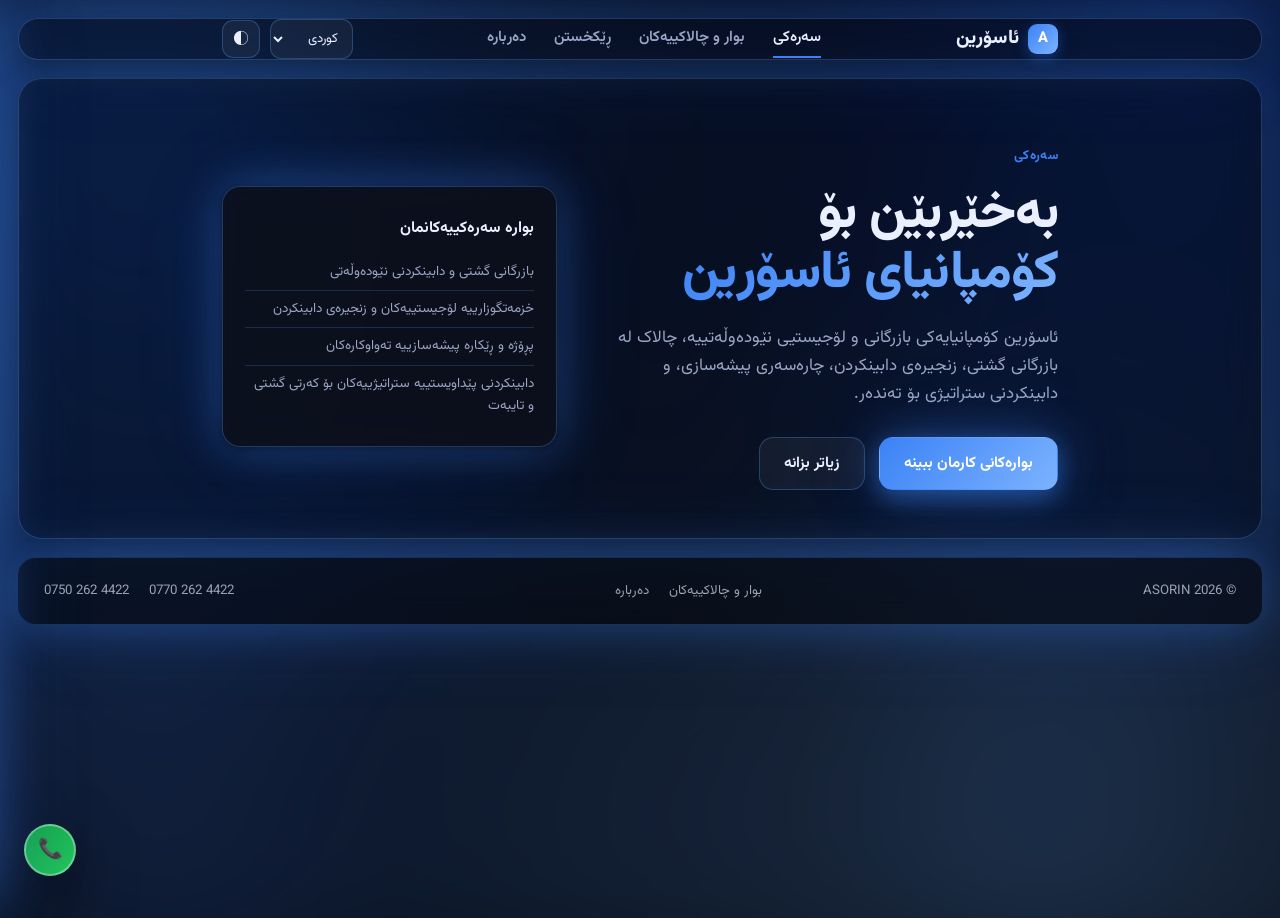
<file: index.html>
<!DOCTYPE html>
<html lang="ckb" dir="rtl" data-theme="dark">
<head>
<meta charset="UTF-8">
<meta name="viewport" content="width=device-width, initial-scale=1.0">
<title>ASORIN | سەرەکی</title>
<link rel="preconnect" href="https://fonts.googleapis.com">
<link href="https://fonts.googleapis.com/css2?family=Vazirmatn:wght@400;500;600;700;800&family=IBM+Plex+Mono:wght@500;600;700&family=Noto+Sans+SC:wght@400;600;800&display=swap" rel="stylesheet">
<link rel="stylesheet" href="styles.css">
</head>
<body>

<header>
  <div class="wrap nav-row">
    <a href="index.html" class="logo"><span class="mark"><span>A</span></span><span lang-target="brand">ئاسۆرین</span></a>
    <nav class="links">
      <a href="index.html" class="current" lang-target="nav_home">سەرەکی</a>
      <a href="products.html" lang-target="nav_products">بوار و چالاکییەکان</a>
      <a href="settings.html" lang-target="nav_settings">ڕێکخستن</a>
      <a href="about.html" lang-target="nav_about">دەربارە</a>
    </nav>
    <div class="nav-actions">
      <select class="lang-select" id="langSelect" aria-label="Language">
        <option value="ckb">کوردی</option>
        <option value="en">English</option>
        <option value="ar">العربية</option>
        <option value="zh">中文</option>
      </select>
      <button class="icon-btn" id="themeToggle" aria-label="Toggle theme">◐</button>
      <button class="icon-btn menu-toggle" id="menuToggle" aria-label="Menu">☰</button>
    </div>
  </div>
</header>

  <div class="mobile-nav-backdrop" id="mobileNavBackdrop"></div>
  <div class="mobile-nav" id="mobileNav">
    <button class="mobile-nav-close" id="mobileNavClose" aria-label="Close">✕</button>
    <a href="index.html" class="current" lang-target="nav_home">سەرەکی</a>
    <a href="products.html" lang-target="nav_products">بوار و چالاکییەکان</a>
    <a href="settings.html" lang-target="nav_settings">ڕێکخستن</a>
    <a href="about.html" lang-target="nav_about">دەربارە</a>
  </div>

<main>
  <section id="home-hero">
    <div class="wrap hero-grid">
      <div>
        <div class="band-label" lang-target="lbl_home">سەرەکی</div>
        <h1 lang-target="hero_title">بەخێربێن بۆ<br><span class="accent">کۆمپانیای ئاسۆرین</span></h1>
        <p class="sub" lang-target="hero_sub">ئاسۆرین کۆمپانیایەکی بازرگانی و لۆجیستیی نێودەوڵەتییە، چالاک لە بازرگانی گشتی، زنجیرەی دابینکردن، چارەسەری پیشەسازی، و دابینکردنی ستراتیژی بۆ تەندەر.</p>
        <div style="display:flex; gap:14px; flex-wrap:wrap;">
          <a href="products.html" class="btn btn-gold" lang-target="cta_shop">بوارەکانی کارمان ببینە</a>
          <a href="about.html" class="btn btn-outline-light" lang-target="cta_about">زیاتر بزانە</a>
        </div>
      </div>
      <div class="hero-visual">
        <div class="hero-visual-row" style="border:none; padding-bottom:12px;"><b style="font-family:inherit; font-size:0.98rem;" lang-target="hv_title">بوارە سەرەکییەکانمان</b></div>
        <div class="hero-visual-row"><span lang-target="p1_title">بازرگانی گشتی و دابینکردنی نێودەوڵەتی</span></div>
        <div class="hero-visual-row"><span lang-target="p2_title">خزمەتگوزارییە لۆجیستییەکان و زنجیرەی دابینکردن</span></div>
        <div class="hero-visual-row"><span lang-target="p3_title">پڕۆژە و ڕێکارە پیشەسازییە تەواوکارەکان</span></div>
        <div class="hero-visual-row" style="border:none;"><span lang-target="p4_title">دابینکردنی پێداویستییە ستراتیژییەکان بۆ کەرتی گشتی و تایبەت</span></div>
      </div>
    </div>
  </section>
</main>

<footer>
  <div class="wrap footer-row">
    <span>© 2026 ASORIN</span>
    <div class="footer-links">
      <a href="products.html" lang-target="nav_products">بوار و چالاکییەکان</a>
      <a href="about.html" lang-target="nav_about">دەربارە</a>
    </div>
    <div class="footer-links">
      <a href="tel:+9647702624422" dir="ltr">0770 262 4422</a>
      <a href="tel:+9647502624422" dir="ltr">0750 262 4422</a>
    </div>
  </div>
</footer>

<div class="fab-stack">
  <a href="https://wa.me/9647702624422" target="_blank" rel="noopener" class="fab wa" aria-label="WhatsApp">📞</a>
</div>

<script src="script.js"></script>
</body>
</html>
</file>
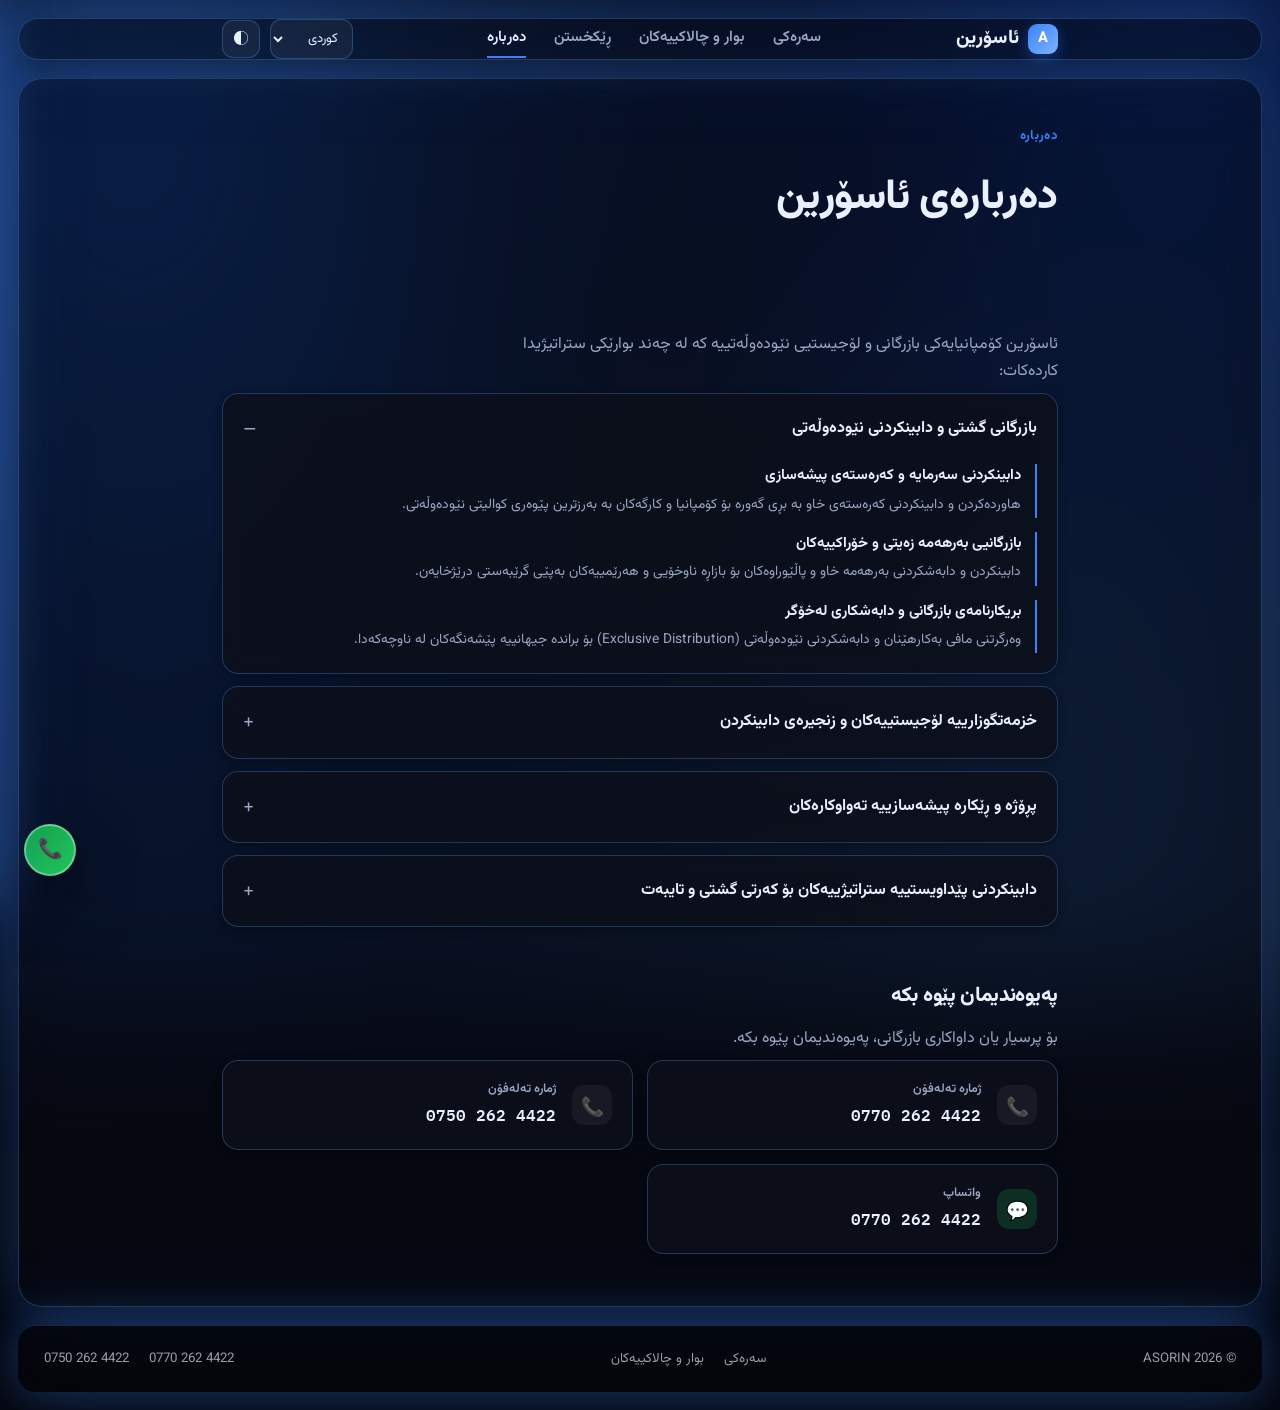
<file: about.html>
<!DOCTYPE html>
<html lang="ckb" dir="rtl" data-theme="dark">
<head>
<meta charset="UTF-8">
<meta name="viewport" content="width=device-width, initial-scale=1.0">
<title>ASORIN | دەربارە</title>
<link rel="preconnect" href="https://fonts.googleapis.com">
<link href="https://fonts.googleapis.com/css2?family=Vazirmatn:wght@400;500;600;700;800&family=IBM+Plex+Mono:wght@500;600;700&family=Noto+Sans+SC:wght@400;600;800&display=swap" rel="stylesheet">
<link rel="stylesheet" href="styles.css">
</head>
<body>

<header>
  <div class="wrap nav-row">
    <a href="index.html" class="logo"><span class="mark"><span>A</span></span><span lang-target="brand">ئاسۆرین</span></a>
    <nav class="links">
      <a href="index.html" lang-target="nav_home">سەرەکی</a>
      <a href="products.html" lang-target="nav_products">بوار و چالاکییەکان</a>
      <a href="settings.html" lang-target="nav_settings">ڕێکخستن</a>
      <a href="about.html" class="current" lang-target="nav_about">دەربارە</a>
    </nav>
    <div class="nav-actions">
      <select class="lang-select" id="langSelect" aria-label="Language">
        <option value="ckb">کوردی</option>
        <option value="en">English</option>
        <option value="ar">العربية</option>
        <option value="zh">中文</option>
      </select>
      <button class="icon-btn" id="themeToggle" aria-label="Toggle theme">◐</button>
      <button class="icon-btn menu-toggle" id="menuToggle" aria-label="Menu">☰</button>
    </div>
  </div>
</header>

  <div class="mobile-nav-backdrop" id="mobileNavBackdrop"></div>
  <div class="mobile-nav" id="mobileNav">
    <button class="mobile-nav-close" id="mobileNavClose" aria-label="Close">✕</button>
    <a href="index.html" lang-target="nav_home">سەرەکی</a>
    <a href="products.html" lang-target="nav_products">بوار و چالاکییەکان</a>
    <a href="settings.html" lang-target="nav_settings">ڕێکخستن</a>
    <a href="about.html" class="current" lang-target="nav_about">دەربارە</a>
  </div>

<main>
  <div class="page-hero">
    <div class="wrap">
      <div class="band-label" lang-target="lbl_about">دەربارە</div>
      <h1 lang-target="about_page_title">دەربارەی ئاسۆرین</h1>
    </div>
  </div>

  <section class="band">
    <div class="wrap">
      <p class="band-sub" style="margin-bottom:8px;" lang-target="about_intro">ئاسۆرین کۆمپانیایەکی بازرگانی و لۆجیستیی نێودەوڵەتییە کە لە چەند بوارێکی ستراتیژیدا کاردەکات:</p>

      <div class="pillars">
        <details class="pillar" open>
          <summary><span lang-target="p1_title">بازرگانی گشتی و دابینکردنی نێودەوڵەتی</span></summary>
          <div class="pillar-body">
            <div class="pillar-b"><b lang-target="p1_b1_t">دابینکردنی سەرمایە و کەرەستەی پیشەسازی</b><span lang-target="p1_b1_d">هاوردەکردن و دابینکردنی کەرەستەی خاو بە بڕی گەورە بۆ کۆمپانیا و کارگەکان بە بەرزترین پێوەری کوالیتی نێودەوڵەتی.</span></div>
            <div class="pillar-b"><b lang-target="p1_b2_t">بازرگانیی بەرهەمە زەیتی و خۆراکییەکان</b><span lang-target="p1_b2_d">دابینکردن و دابەشکردنی بەرهەمە خاو و پاڵێوراوەکان بۆ بازاڕە ناوخۆیی و هەرێمییەکان بەپێی گرێبەستی درێژخایەن.</span></div>
            <div class="pillar-b"><b lang-target="p1_b3_t">بریکارنامەی بازرگانی و دابەشکاری لەخۆگر</b><span lang-target="p1_b3_d">وەرگرتنی مافی بەکارهێنان و دابەشکردنی نێودەوڵەتی (Exclusive Distribution) بۆ براندە جیهانییە پێشەنگەکان لە ناوچەکەدا.</span></div>
          </div>
        </details>

        <details class="pillar">
          <summary><span lang-target="p2_title">خزمەتگوزارییە لۆجیستییەکان و زنجیرەی دابینکردن</span></summary>
          <div class="pillar-body">
            <div class="pillar-b"><b lang-target="p2_b1_t">گواستنەوە و بەڕێوەبردنی بارە نێودەوڵەتییەکان</b><span lang-target="p2_b1_d">گواستنەوەی کەرەستە و بەرهەمە بازرگانییەکان بە ڕێگەی دەریایی، ئاسمانی، و زەمینی بە بەرزترین ئاستی سۆزداری و ئاسایش.</span></div>
            <div class="pillar-b"><b lang-target="p2_b2_t">بەڕێوەبردنی عەمبار و کۆگاکردن</b><span lang-target="p2_b2_d">دابینکردنی ڕێکاری پێشکەوتوو بۆ کۆگاکردنی کەرەستە بازرگانی و پیشەسازییەکان بە شێوازێکی تەندروست و پارێزراو.</span></div>
            <div class="pillar-b"><b lang-target="p2_b3_t">ڕێکارە گومرگی و بازرگانییەکان</b><span lang-target="p2_b3_d">ڕاپەڕاندنی تەواوی مامەڵە یاسایی و گومرگییەکان بۆ ئاسانکاری لە جوڵەی کاڵا لە سنوور و بەندەرەکاندا.</span></div>
          </div>
        </details>

        <details class="pillar">
          <summary><span lang-target="p3_title">پڕۆژە و ڕێکارە پیشەسازییە تەواوکارەکان</span></summary>
          <div class="pillar-body">
            <div class="pillar-b"><b lang-target="p3_b1_t">پێشکەشکردنی هێڵی بەرهەمهێنانی هاوچەرخ</b><span lang-target="p3_b1_d">دیزاین، دابینکردن، و دامەزراندنی کارگە و هێڵەکانی بەرهەمهێنان بە تەکنەلۆژیای پێشکەوتوو و بەرزترین کارایی.</span></div>
            <div class="pillar-b"><b lang-target="p3_b2_t">تێکەڵکردنی وزەی پاک و نوێبووەوە</b><span lang-target="p3_b2_d">دابینکردن و جێبەجێکردنی سیستەمی وزەی خۆر بۆ کارگە و پڕۆژە پیشەسازییە گەورەکان بۆ کەمکردنەوەی تێچوو و پاراستنی ژینگە.</span></div>
          </div>
        </details>

        <details class="pillar">
          <summary><span lang-target="p4_title">دابینکردنی پێداویستییە ستراتیژییەکان بۆ کەرتی گشتی و تایبەت</span></summary>
          <div class="pillar-body">
            <div class="pillar-b"><b lang-target="p4_b1_t">پشتگیری و دابینکردنی تەندەرە گەورەکان</b><span lang-target="p4_b1_d">بەشداری و جێبەجێکردنی تەندەر و گرێبەستی گەورە بۆ دابینکردنی پێداویستییە خێرا و درێژخایەنەکان لە کەرتی خۆراک، لۆجیستیک، و پشتیوانی مەیدانی.</span></div>
          </div>
        </details>
      </div>
    </div>
  </section>

  <section class="band" style="padding-top:0;">
    <div class="wrap">
      <div class="band-title" style="font-size:1.3rem;" lang-target="contact_title">پەیوەندیمان پێوە بکە</div>
      <p class="band-sub" style="margin-bottom:8px;" lang-target="contact_sub">بۆ پرسیار یان داواکاری بازرگانی، پەیوەندیمان پێوە بکە.</p>
      <div class="contact-grid">
        <a class="contact-card" href="tel:+9647702624422">
          <span class="ic">📞</span>
          <div><b lang-target="phone_label">ژمارە تەلەفۆن</b><span dir="ltr">0770 262 4422</span></div>
        </a>
        <a class="contact-card" href="tel:+9647502624422">
          <span class="ic">📞</span>
          <div><b lang-target="phone_label">ژمارە تەلەفۆن</b><span dir="ltr">0750 262 4422</span></div>
        </a>
        <a class="contact-card wa" href="https://wa.me/9647702624422" target="_blank" rel="noopener">
          <span class="ic">💬</span>
          <div><b lang-target="whatsapp_label">واتساپ</b><span dir="ltr">0770 262 4422</span></div>
        </a>
      </div>
    </div>
  </section>
</main>

<footer>
  <div class="wrap footer-row">
    <span>© 2026 ASORIN</span>
    <div class="footer-links">
      <a href="index.html" lang-target="nav_home">سەرەکی</a>
      <a href="products.html" lang-target="nav_products">بوار و چالاکییەکان</a>
    </div>
    <div class="footer-links">
      <a href="tel:+9647702624422" dir="ltr">0770 262 4422</a>
      <a href="tel:+9647502624422" dir="ltr">0750 262 4422</a>
    </div>
  </div>
</footer>

<div class="fab-stack">
  <a href="https://wa.me/9647702624422" target="_blank" rel="noopener" class="fab wa" aria-label="WhatsApp">📞</a>
</div>

<script src="script.js"></script>
</body>
</html>
</file>
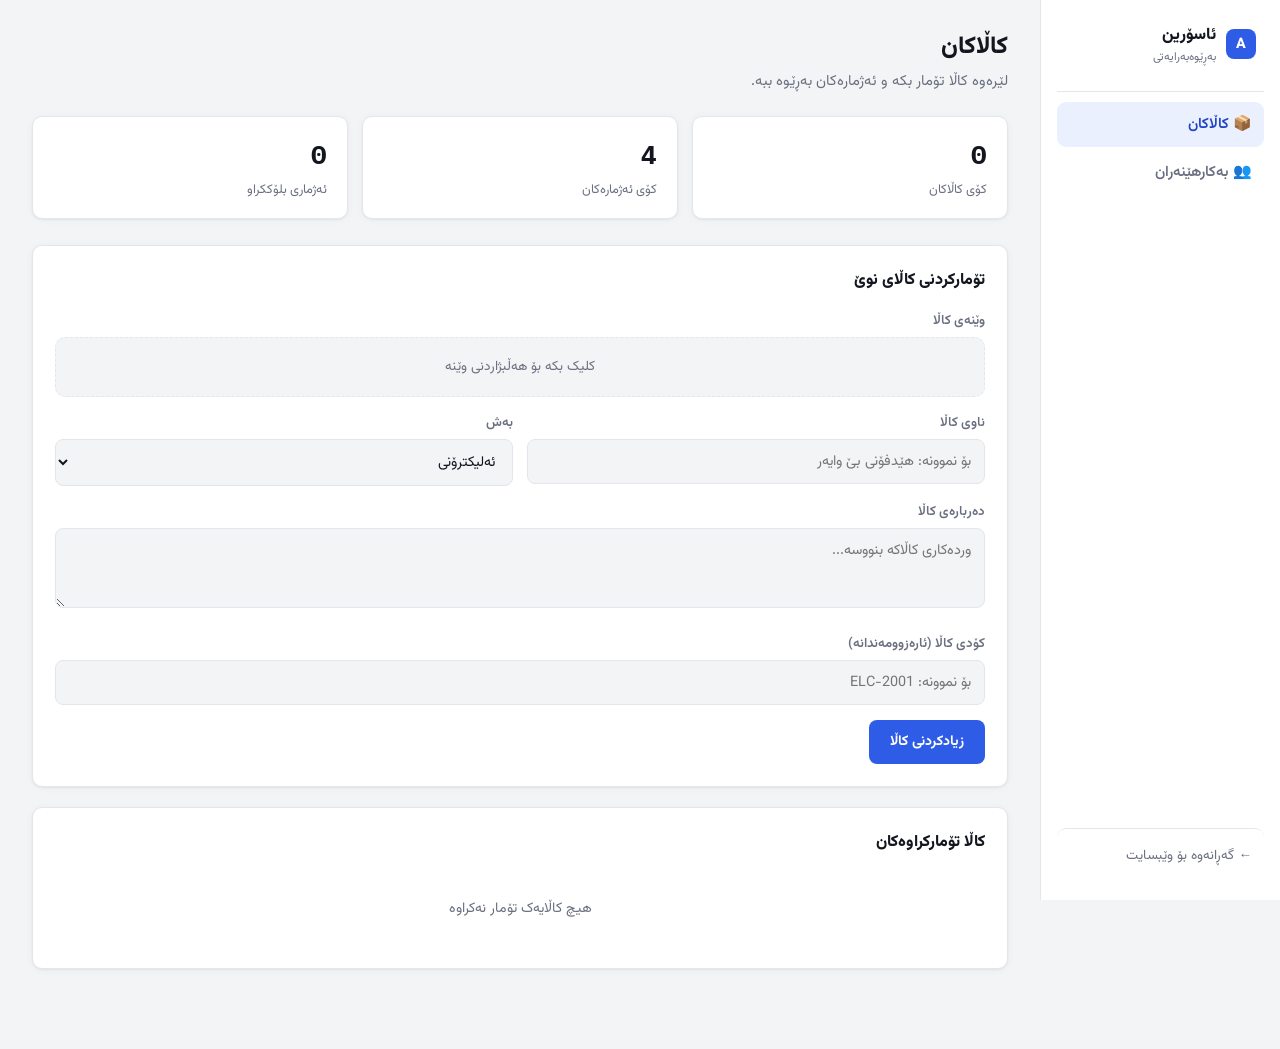
<file: admin.html>
<!DOCTYPE html>
<html lang="ckb" dir="rtl">
<head>
<meta charset="UTF-8">
<meta name="viewport" content="width=device-width, initial-scale=1.0">
<title>ASORIN | ئادمین</title>
<link rel="preconnect" href="https://fonts.googleapis.com">
<link href="https://fonts.googleapis.com/css2?family=Vazirmatn:wght@400;500;600;700;800&family=IBM+Plex+Mono:wght@500;600;700&display=swap" rel="stylesheet">
<link rel="stylesheet" href="admin.css">
</head>
<body class="admin-body">

<div class="admin-shell">
  <aside class="admin-sidebar">
    <div class="admin-logo">
      <span class="mark">A</span>
      <div><b>ئاسۆرین</b><span>بەڕێوەبەرایەتی</span></div>
    </div>
    <nav class="admin-nav">
      <button class="admin-tab active" data-panel="products" data-title="کاڵاکان">📦 کاڵاکان</button>
      <button class="admin-tab" data-panel="users" data-title="بەکارهێنەران">👥 بەکارهێنەران</button>
    </nav>
    <a href="index.html" class="admin-back">← گەڕانەوە بۆ وێبسایت</a>
  </aside>

  <main class="admin-main">
    <div class="admin-topbar">
      <h1 id="adminPageTitle">کاڵاکان</h1>
      <p>لێرەوە کاڵا تۆمار بکە و ئەژمارەکان بەڕێوە ببە.</p>
    </div>

    <div class="admin-stats" id="adminStats"></div>

    <!-- ============ PRODUCTS PANEL ============ -->
    <div class="admin-panel active" id="panel-products">
      <div class="admin-form-card">
        <div class="admin-section-title">تۆمارکردنی کاڵای نوێ</div>
        <form id="productForm">
          <div class="field-group">
            <label class="field-label">وێنەی کاڵا</label>
            <label class="file-drop" id="fileDrop">
              <span id="fileDropText">کلیک بکە بۆ هەڵبژاردنی وێنە</span>
              <img id="filePreview" style="display:none;">
              <input type="file" id="productImage" accept="image/*" style="display:none;">
            </label>
          </div>
          <div class="field-row">
            <div class="field-group">
              <label class="field-label">ناوی کاڵا</label>
              <input type="text" class="field-input" id="productName" required placeholder="بۆ نموونە: هێدفۆنی بێ وایەر">
            </div>
            <div class="field-group">
              <label class="field-label">بەش</label>
              <select class="field-select" id="productCat">
                <option value="electronics">ئەلیکترۆنی</option>
                <option value="food">خۆراک</option>
              </select>
            </div>
          </div>
          <div class="field-group">
            <label class="field-label">دەربارەی کاڵا</label>
            <textarea class="field-textarea" id="productDesc" required placeholder="وردەکاری کاڵاکە بنووسە..."></textarea>
          </div>
          <div class="field-group">
            <label class="field-label">کۆدی کاڵا (ئارەزوومەندانە)</label>
            <input type="text" class="field-input" id="productCode" placeholder="بۆ نموونە: ELC-2001">
          </div>
          <div style="display:flex; gap:10px;">
            <button type="submit" class="btn btn-primary" id="productSubmitBtn">زیادکردنی کاڵا</button>
            <button type="button" class="btn btn-outline" id="productCancelBtn" style="display:none;">پاشگەزبوونەوە</button>
          </div>
        </form>
      </div>

      <div class="admin-list-card">
        <div class="admin-section-title">کاڵا تۆمارکراوەکان</div>
        <div id="adminProductList"></div>
      </div>
    </div>

    <!-- ============ USERS PANEL ============ -->
    <div class="admin-panel" id="panel-users">
      <div class="admin-list-card">
        <div class="admin-section-title">ئەژمارە تۆمارکراوەکان</div>
        <div id="userList"></div>
      </div>
    </div>
  </main>
</div>

<script src="script.js"></script>
<script src="admin.js"></script>
</body>
</html>
</file>
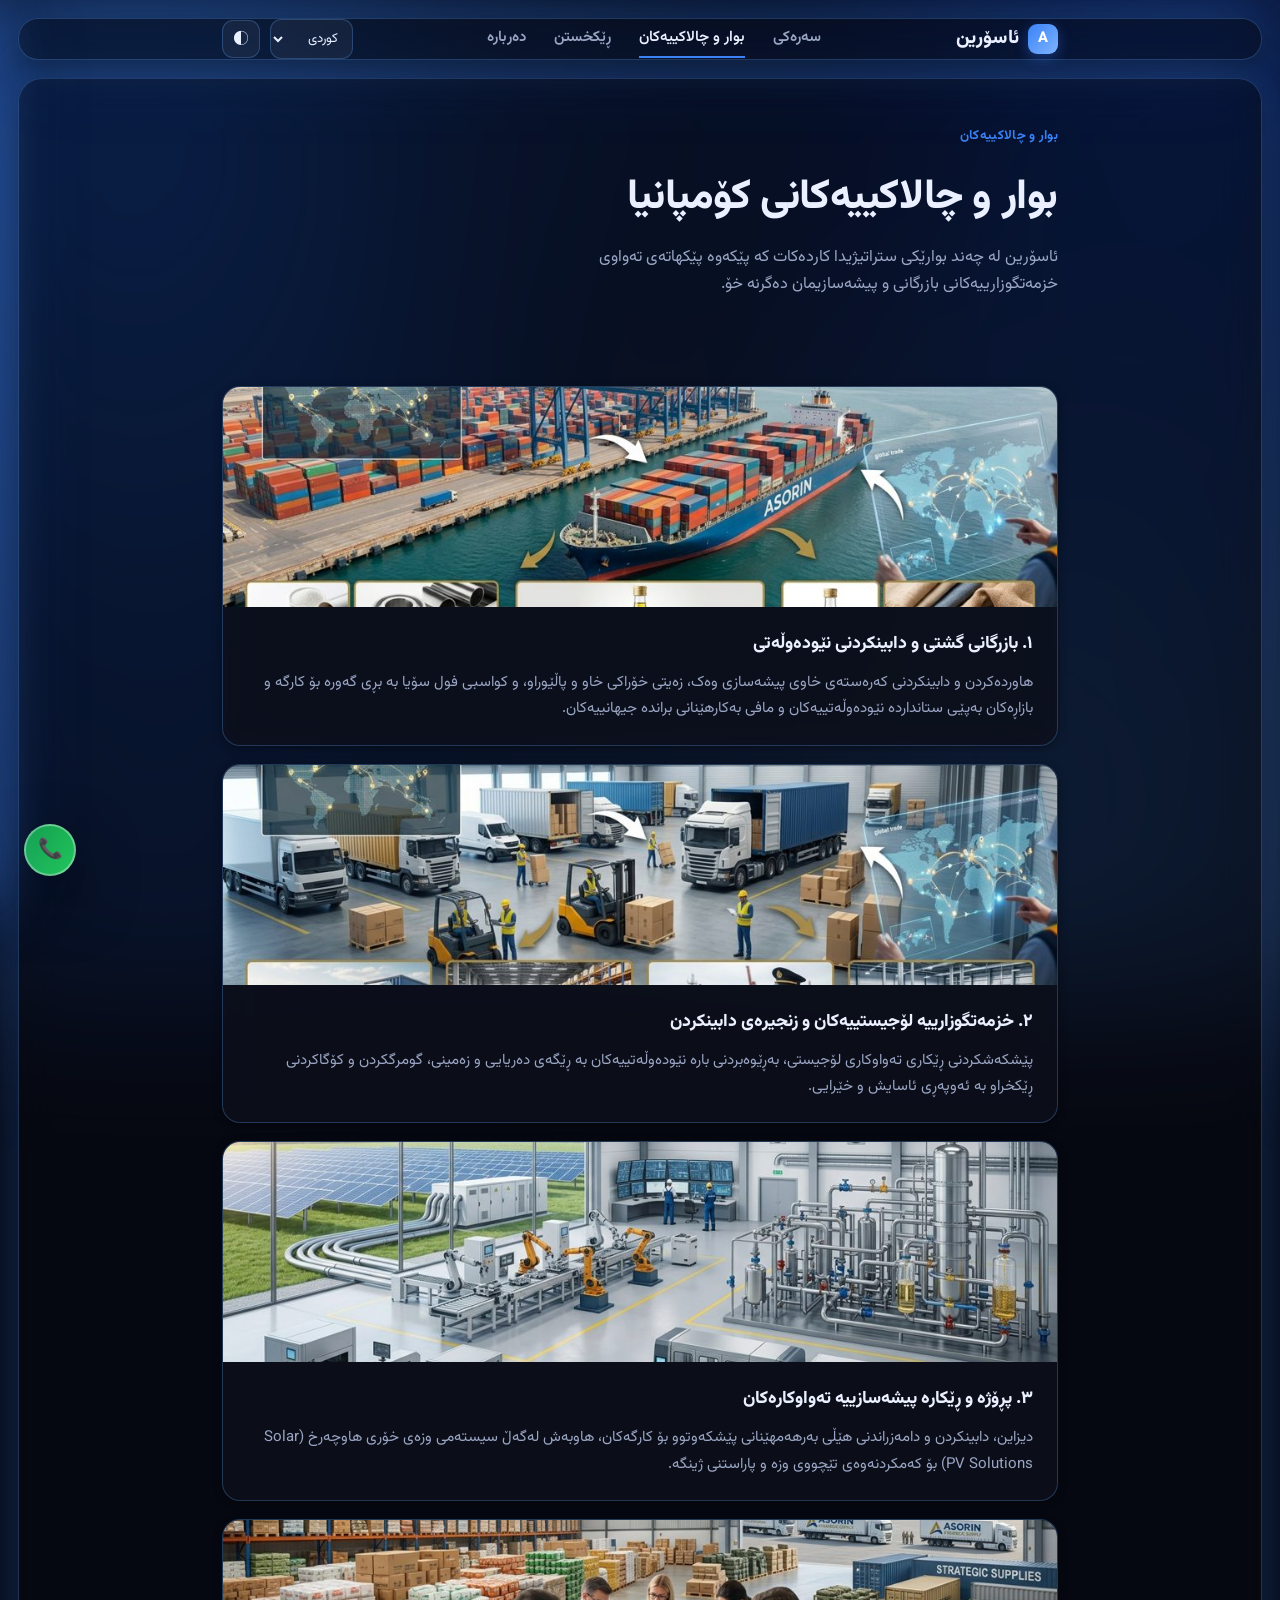
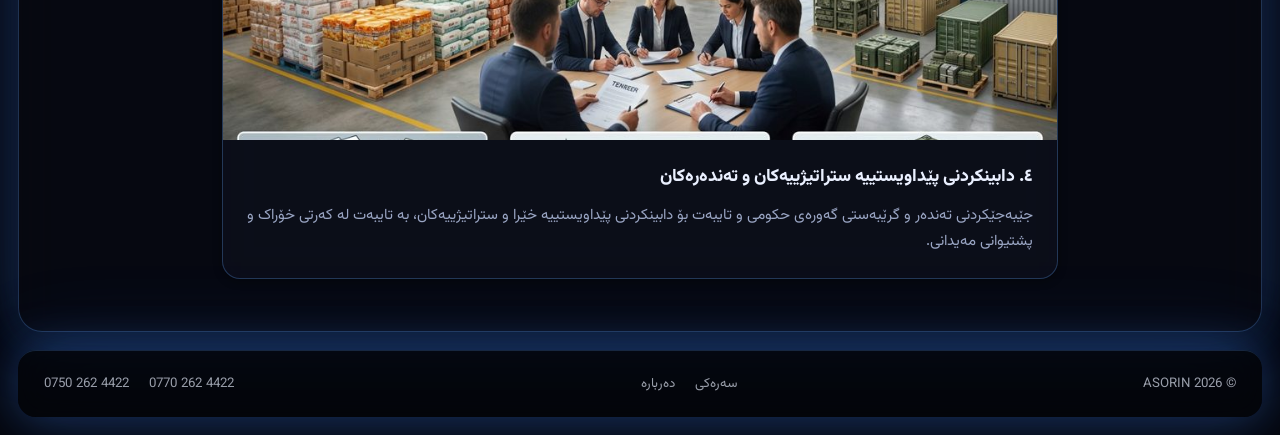
<file: products.html>
<!DOCTYPE html>
<html lang="ckb" dir="rtl" data-theme="dark">
<head>
<meta charset="UTF-8">
<meta name="viewport" content="width=device-width, initial-scale=1.0">
<title>ASORIN | بوار و چالاکییەکان</title>
<link rel="preconnect" href="https://fonts.googleapis.com">
<link href="https://fonts.googleapis.com/css2?family=Vazirmatn:wght@400;500;600;700;800&family=IBM+Plex+Mono:wght@500;600;700&family=Noto+Sans+SC:wght@400;600;800&display=swap" rel="stylesheet">
<link rel="stylesheet" href="styles.css">
</head>
<body>

<header>
  <div class="wrap nav-row">
    <a href="index.html" class="logo"><span class="mark"><span>A</span></span><span lang-target="brand">ئاسۆرین</span></a>
    <nav class="links">
      <a href="index.html" lang-target="nav_home">سەرەکی</a>
      <a href="products.html" class="current" lang-target="nav_products">بوار و چالاکییەکان</a>
      <a href="settings.html" lang-target="nav_settings">ڕێکخستن</a>
      <a href="about.html" lang-target="nav_about">دەربارە</a>
    </nav>
    <div class="nav-actions">
      <select class="lang-select" id="langSelect" aria-label="Language">
        <option value="ckb">کوردی</option>
        <option value="en">English</option>
        <option value="ar">العربية</option>
        <option value="zh">中文</option>
      </select>
      <button class="icon-btn" id="themeToggle" aria-label="Toggle theme">◐</button>
      <button class="icon-btn menu-toggle" id="menuToggle" aria-label="Menu">☰</button>
    </div>
  </div>
</header>

  <div class="mobile-nav-backdrop" id="mobileNavBackdrop"></div>
  <div class="mobile-nav" id="mobileNav">
    <button class="mobile-nav-close" id="mobileNavClose" aria-label="Close">✕</button>
    <a href="index.html" lang-target="nav_home">سەرەکی</a>
    <a href="products.html" class="current" lang-target="nav_products">بوار و چالاکییەکان</a>
    <a href="settings.html" lang-target="nav_settings">ڕێکخستن</a>
    <a href="about.html" lang-target="nav_about">دەربارە</a>
  </div>

<main>
  <div class="page-hero">
    <div class="wrap">
      <div class="band-label" lang-target="lbl_products">بوار و چالاکییەکان</div>
      <h1 lang-target="prod_page_title">بوار و چالاکییەکانی کۆمپانیا</h1>
      <p lang-target="prod_page_sub">ئاسۆرین لە چەند بوارێکی ستراتیژیدا کاردەکات کە پێکەوە پێکهاتەی تەواوی خزمەتگوزارییەکانی بازرگانی و پیشەسازیمان دەگرنە خۆ.</p>
    </div>
  </div>

  <section class="band">
    <div class="wrap">
      <div class="activity-list">
        <div class="activity-card">
          <img src="pillar-1-trading.jpg" alt="بازرگانی گشتی و دابینکردنی نێودەوڵەتی">
          <div class="activity-card-body">
            <h3 lang-target="act1_title">١. بازرگانی گشتی و دابینکردنی نێودەوڵەتی</h3>
            <p lang-target="act1_desc">هاوردەکردن و دابینکردنی کەرەستەی خاوی پیشەسازی وەک، زەیتی خۆراکی خاو و پاڵێوراو، و کواسبی فول سۆیا بە بڕی گەورە بۆ کارگە و بازاڕەکان بەپێی ستانداردە نێودەوڵەتییەکان و مافی بەکارهێنانی براندە جیهانییەکان.</p>
          </div>
        </div>

        <div class="activity-card">
          <img src="pillar-2-logistics.jpg" alt="خزمەتگوزارییە لۆجیستییەکان و زنجیرەی دابینکردن">
          <div class="activity-card-body">
            <h3 lang-target="act2_title">٢. خزمەتگوزارییە لۆجیستییەکان و زنجیرەی دابینکردن</h3>
            <p lang-target="act2_desc">پێشکەشکردنی ڕێکاری تەواوکاری لۆجیستی، بەڕێوەبردنی بارە نێودەوڵەتییەکان بە ڕێگەی دەریایی و زەمینی، گومرگکردن و کۆگاکردنی ڕێکخراو بە ئەوپەڕی ئاسایش و خێرایی.</p>
          </div>
        </div>

        <div class="activity-card">
          <img src="pillar-3-industrial.jpg" alt="پڕۆژە و ڕێکارە پیشەسازییە تەواوکارەکان">
          <div class="activity-card-body">
            <h3 lang-target="act3_title">٣. پڕۆژە و ڕێکارە پیشەسازییە تەواوکارەکان</h3>
            <p lang-target="act3_desc">دیزاین، دابینکردن و دامەزراندنی هێڵی بەرهەمهێنانی پێشکەوتوو بۆ کارگەکان، هاوبەش لەگەڵ سیستەمی وزەی خۆری هاوچەرخ (Solar PV Solutions) بۆ کەمکردنەوەی تێچووی وزە و پاراستنی ژینگە.</p>
          </div>
        </div>

        <div class="activity-card">
          <img src="pillar-4-tenders.jpg" alt="دابینکردنی پێداویستییە ستراتیژییەکان و تەندەرەکان">
          <div class="activity-card-body">
            <h3 lang-target="act4_title">٤. دابینکردنی پێداویستییە ستراتیژییەکان و تەندەرەکان</h3>
            <p lang-target="act4_desc">جێبەجێکردنی تەندەر و گرێبەستی گەورەی حکومی و تایبەت بۆ دابینکردنی پێداویستییە خێرا و ستراتیژییەکان، بە تایبەت لە کەرتی خۆراک و پشتیوانی مەیدانی.</p>
          </div>
        </div>
      </div>
    </div>
  </section>
</main>

<footer>
  <div class="wrap footer-row">
    <span>© 2026 ASORIN</span>
    <div class="footer-links">
      <a href="index.html" lang-target="nav_home">سەرەکی</a>
      <a href="about.html" lang-target="nav_about">دەربارە</a>
    </div>
    <div class="footer-links">
      <a href="tel:+9647702624422" dir="ltr">0770 262 4422</a>
      <a href="tel:+9647502624422" dir="ltr">0750 262 4422</a>
    </div>
  </div>
</footer>

<div class="fab-stack">
  <a href="https://wa.me/9647702624422" target="_blank" rel="noopener" class="fab wa" aria-label="WhatsApp">📞</a>
</div>

<script src="script.js"></script>
</body>
</html>
</file>
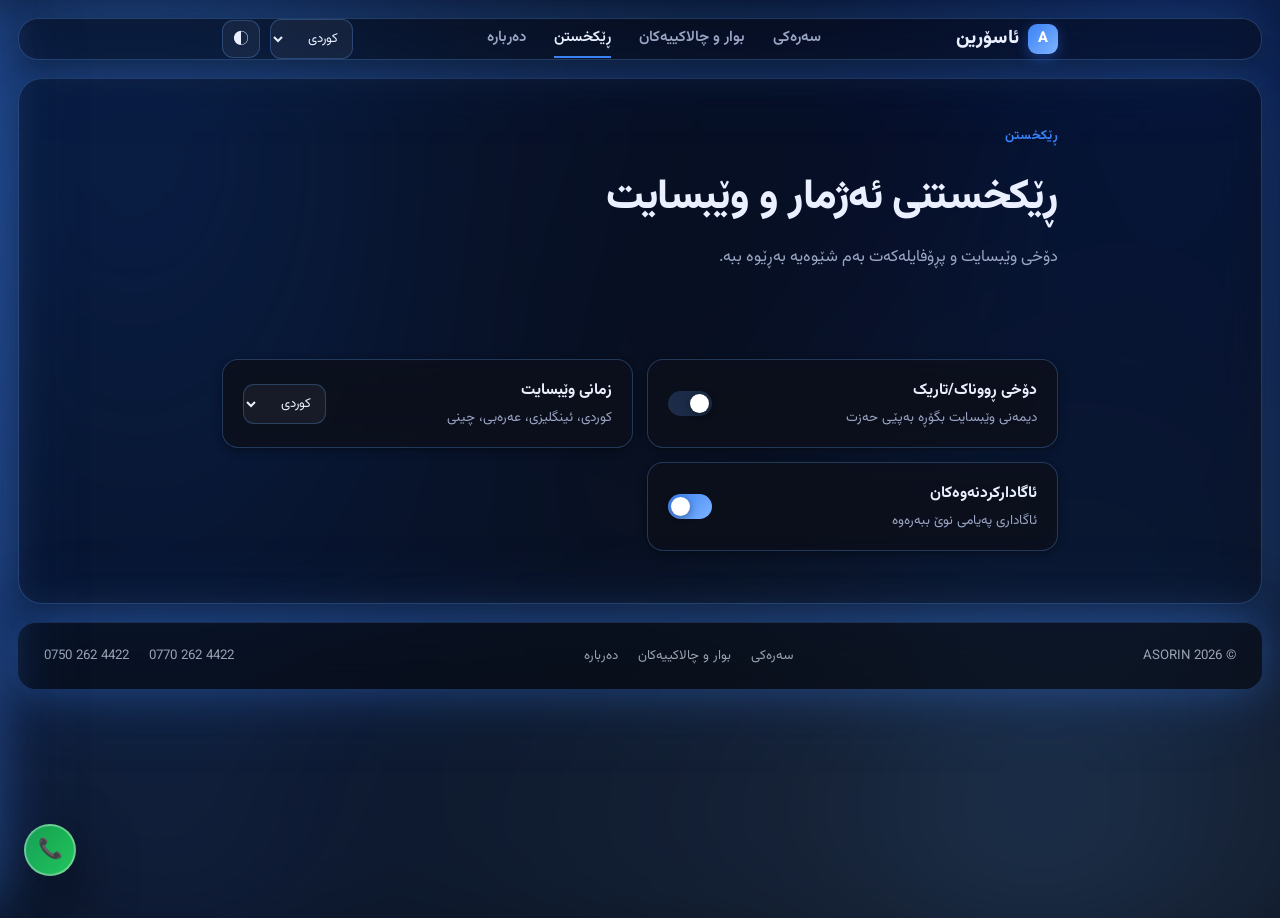
<file: settings.html>
<!DOCTYPE html>
<html lang="ckb" dir="rtl" data-theme="dark">
<head>
<meta charset="UTF-8">
<meta name="viewport" content="width=device-width, initial-scale=1.0">
<title>ASORIN | ڕێکخستن</title>
<link rel="preconnect" href="https://fonts.googleapis.com">
<link href="https://fonts.googleapis.com/css2?family=Vazirmatn:wght@400;500;600;700;800&family=IBM+Plex+Mono:wght@500;600;700&family=Noto+Sans+SC:wght@400;600;800&display=swap" rel="stylesheet">
<link rel="stylesheet" href="styles.css">
</head>
<body>

<header>
  <div class="wrap nav-row">
    <a href="index.html" class="logo"><span class="mark"><span>A</span></span><span lang-target="brand">ئاسۆرین</span></a>
    <nav class="links">
      <a href="index.html" lang-target="nav_home">سەرەکی</a>
      <a href="products.html" lang-target="nav_products">بوار و چالاکییەکان</a>
      <a href="settings.html" class="current" lang-target="nav_settings">ڕێکخستن</a>
      <a href="about.html" lang-target="nav_about">دەربارە</a>
    </nav>
    <div class="nav-actions">
      <select class="lang-select" id="langSelect" aria-label="Language">
        <option value="ckb">کوردی</option>
        <option value="en">English</option>
        <option value="ar">العربية</option>
        <option value="zh">中文</option>
      </select>
      <button class="icon-btn" id="themeToggle" aria-label="Toggle theme">◐</button>
      <button class="icon-btn menu-toggle" id="menuToggle" aria-label="Menu">☰</button>
    </div>
  </div>
</header>

  <div class="mobile-nav-backdrop" id="mobileNavBackdrop"></div>
  <div class="mobile-nav" id="mobileNav">
    <button class="mobile-nav-close" id="mobileNavClose" aria-label="Close">✕</button>
    <a href="index.html" lang-target="nav_home">سەرەکی</a>
    <a href="products.html" lang-target="nav_products">بوار و چالاکییەکان</a>
    <a href="settings.html" class="current" lang-target="nav_settings">ڕێکخستن</a>
    <a href="about.html" lang-target="nav_about">دەربارە</a>
  </div>

<main>
  <div class="page-hero">
    <div class="wrap">
      <div class="band-label" lang-target="lbl_settings">ڕێکخستن</div>
      <h1 lang-target="settings_page_title">ڕێکخستنی ئەژمار و وێبسایت</h1>
      <p lang-target="settings_page_sub">دۆخی وێبسایت و پڕۆفایلەکەت بەم شێوەیە بەڕێوە ببە.</p>
    </div>
  </div>

  <section class="band">
    <div class="wrap">
      <div class="settings-grid">
        <div class="setting-card">
          <div><h4 lang-target="s_theme">دۆخی ڕووناک/تاریک</h4><p lang-target="s_theme_p">دیمەنی وێبسایت بگۆڕە بەپێی حەزت</p></div>
          <button class="toggle" id="settingsThemeToggle"></button>
        </div>
        <div class="setting-card">
          <div><h4 lang-target="s_lang">زمانی وێبسایت</h4><p lang-target="s_lang_p">کوردی، ئینگلیزی، عەرەبی، چینی</p></div>
          <select class="lang-select" id="settingsLangSelect" aria-label="Language" style="width:auto;">
            <option value="ckb">کوردی</option>
            <option value="en">English</option>
            <option value="ar">العربية</option>
            <option value="zh">中文</option>
          </select>
        </div>
        <div class="setting-card">
          <div><h4 lang-target="s_notif">ئاگادارکردنەوەکان</h4><p lang-target="s_notif_p">ئاگاداری پەیامی نوێ ببەرەوە</p></div>
          <button class="toggle on"></button>
        </div>
      </div>
    </div>
  </section>
</main>

<footer>
  <div class="wrap footer-row">
    <span>© 2026 ASORIN</span>
    <div class="footer-links">
      <a href="index.html" lang-target="nav_home">سەرەکی</a>
      <a href="products.html" lang-target="nav_products">بوار و چالاکییەکان</a>
      <a href="about.html" lang-target="nav_about">دەربارە</a>
    </div>
    <div class="footer-links">
      <a href="tel:+9647702624422" dir="ltr">0770 262 4422</a>
      <a href="tel:+9647502624422" dir="ltr">0750 262 4422</a>
    </div>
  </div>
</footer>

<div class="fab-stack">
  <a href="https://wa.me/9647702624422" target="_blank" rel="noopener" class="fab wa" aria-label="WhatsApp">📞</a>
</div>

<script src="script.js"></script>
</body>
</html>
</file>
<file: styles.css>
:root {
  --bg-base: #F0F3FA;
  --ink: #12141C;
  --ink-soft: #565C6E;
  --glass-1: rgba(255,255,255,0.55);
  --glass-2: rgba(255,255,255,0.78);
  --glass-border: rgba(18,20,28,0.12);
  --surface: rgba(18,20,28,0.045);
  --border: rgba(18,20,28,0.1);
  --gold-1: #2F6FEB;
  --gold-2: #6FA8FF;
  --blue: #2563EB;
  --blue-soft: rgba(37,99,235,0.12);
  --green: #16A34A;
  --green-soft: rgba(22,163,74,0.12);
  --danger: #B33B2C;
  --danger-soft: rgba(179,59,44,0.12);
  --blur: 20px;
  --shadow-sm: 0 2px 8px rgba(18,20,28,0.08);
  --shadow-md: 0 10px 30px rgba(18,20,28,0.12);
  --shadow-lg: 0 24px 60px rgba(18,20,28,0.25);
}
html[data-theme="dark"] {
  --bg-base: #05060B;
  --ink: #EAF0FF;
  --ink-soft: #9AA6C4;
  --glass-1: rgba(10,12,20,0.55);
  --glass-2: rgba(14,17,28,0.75);
  --glass-border: rgba(96,165,250,0.28);
  --surface: rgba(255,255,255,0.05);
  --border: rgba(96,165,250,0.2);
  --gold-1: #3B82F6;
  --gold-2: #7DB4FF;
  --blue-soft: rgba(37,99,235,0.22);
  --green-soft: rgba(22,163,74,0.22);
  --danger-soft: rgba(179,59,44,0.22);
  --shadow-sm: 0 2px 8px rgba(0,0,0,0.4);
  --shadow-md: 0 10px 30px rgba(0,0,0,0.45);
  --shadow-lg: 0 24px 60px rgba(0,0,0,0.6);
  --glow: 0 0 46px rgba(59,130,246,0.35), 0 0 90px rgba(59,130,246,0.15);
}

* { box-sizing: border-box; }
html { scroll-behavior: smooth; }
body {
  margin: 0; color: var(--ink); background: var(--bg-base);
  font-family: 'Vazirmatn', 'Noto Sans SC', sans-serif;
  transition: background .3s ease, color .3s ease;
  line-height: 1.65;
  min-height: 100vh; position: relative;
}
/* Animated cold-dark + gold backdrop */
body::before {
  content: ''; position: fixed; inset: -12%; z-index: -1;
  background:
    radial-gradient(circle at 18% 22%, rgba(59,130,246,0.22), transparent 42%),
    radial-gradient(circle at 85% 15%, rgba(37,99,235,0.18), transparent 42%),
    radial-gradient(circle at 75% 82%, rgba(96,165,250,0.16), transparent 45%),
    radial-gradient(circle at 20% 85%, rgba(59,130,246,0.14), transparent 42%);
  filter: blur(70px);
  animation: drift 28s ease-in-out infinite alternate;
}
html[data-theme="dark"] body::before {
  background:
    radial-gradient(circle at 18% 22%, rgba(59,130,246,0.4), transparent 42%),
    radial-gradient(circle at 85% 15%, rgba(37,99,235,0.32), transparent 42%),
    radial-gradient(circle at 75% 82%, rgba(96,165,250,0.28), transparent 45%),
    radial-gradient(circle at 20% 85%, rgba(59,130,246,0.22), transparent 42%);
}
@keyframes drift { from { transform: translate(0,0) scale(1); } to { transform: translate(-3%,3%) scale(1.06); } }

.mono { font-family: 'IBM Plex Mono', monospace; }
:focus-visible { outline: 2px solid var(--gold-1); outline-offset: 3px; }
a { color: inherit; }
button { font-family: inherit; }
@media (prefers-reduced-motion: reduce) { *, body::before { animation: none !important; transition: none !important; } }

/* ============ Header (top nav) ============ */
header {
  position: sticky; top: 0; z-index: 50; margin: 18px; border-radius: 20px;
  background: var(--glass-1); backdrop-filter: blur(var(--blur)) saturate(160%); -webkit-backdrop-filter: blur(var(--blur)) saturate(160%);
  border: 1px solid var(--glass-border); box-shadow: var(--shadow-md);
}
html[data-theme="dark"] header { box-shadow: var(--shadow-md), var(--glow); }
.nav-row { display: flex; align-items: center; justify-content: space-between; padding: 14px 24px; gap: 20px; }
.logo { font-weight: 800; font-size: 1.2rem; letter-spacing: 0.2px; display: flex; align-items: center; gap: 9px; text-decoration: none; color: var(--ink); }
.logo .mark { width: 30px; height: 30px; border-radius: 9px; background: linear-gradient(135deg, var(--gold-1), var(--gold-2)); display: flex; align-items: center; justify-content: center; flex-shrink: 0; box-shadow: 0 4px 14px rgba(47,111,235,0.4); }
.logo .mark span { color: #fff; font-weight: 800; font-size: 0.92rem; }
nav.links { display: flex; gap: 28px; }
nav.links a { color: var(--ink-soft); text-decoration: none; font-weight: 600; font-size: 0.94rem; padding: 6px 0; border-bottom: 2px solid transparent; }
nav.links a:hover { color: var(--ink); border-color: var(--gold-1); }
nav.links a.current { color: var(--ink); border-color: var(--gold-1); }
.nav-actions { display: flex; align-items: center; gap: 10px; }
.icon-btn { width: 38px; height: 38px; border-radius: 11px; border: 1px solid var(--glass-border); background: var(--surface); display: flex; align-items: center; justify-content: center; color: var(--ink); font-size: 1rem; cursor: pointer; flex-shrink: 0; }
select.lang-select { border: 1px solid var(--glass-border); background: var(--surface); color: var(--ink); padding: 8px 10px; border-radius: 11px; font-size: 0.82rem; font-family: inherit; }
.mobile-nav-backdrop { display: none; position: fixed; inset: 0; background: rgba(5,6,11,0.55); backdrop-filter: blur(4px); -webkit-backdrop-filter: blur(4px); z-index: 69; }
.mobile-nav-backdrop.open { display: block; }

.mobile-nav {
  position: fixed; top: 0; inset-inline-end: 0; height: 100vh; width: 78%; max-width: 320px;
  background: var(--glass-2); backdrop-filter: blur(26px) saturate(170%); -webkit-backdrop-filter: blur(26px) saturate(170%);
  border-inline-start: 1px solid var(--glass-border);
  padding: 84px 28px 28px; display: flex; flex-direction: column; gap: 2px;
  transform: translateX(100%); transition: transform .28s ease; z-index: 70; overflow-y: auto;
}
html[dir="rtl"] .mobile-nav { transform: translateX(-100%); }
.mobile-nav.open { transform: translateX(0) !important; }
html[data-theme="dark"] .mobile-nav { box-shadow: var(--glow); }
.mobile-nav-close {
  position: absolute; top: 22px; inset-inline-end: 22px;
  width: 38px; height: 38px; border-radius: 11px; border: 1px solid var(--glass-border);
  background: var(--surface); color: var(--ink); display: flex; align-items: center; justify-content: center;
  font-size: 1.1rem; cursor: pointer;
}
.mobile-nav a { color: var(--ink-soft); text-decoration: none; font-weight: 700; font-size: 1.08rem; padding: 16px 4px; border-bottom: 1px solid var(--border); }
.mobile-nav a.current { color: var(--gold-1); }
.menu-toggle { display: none; }

@media (max-width: 860px) {
  nav.links { display: none; }
  .menu-toggle { display: flex; }
  select.lang-select { font-size: 0.72rem; padding: 8px 6px; }
}

/* ============ Main content: glass panel ============ */
main {
  display: block; margin: 0 18px 18px; border-radius: 24px; overflow: hidden;
  background: var(--glass-1); backdrop-filter: blur(var(--blur)) saturate(160%); -webkit-backdrop-filter: blur(var(--blur)) saturate(160%);
  border: 1px solid var(--glass-border); box-shadow: var(--shadow-md);
}
html[data-theme="dark"] main { box-shadow: var(--shadow-md), var(--glow); }
@media (max-width: 860px) { main { margin: 0 12px 12px; } }

/* ============ Layout helpers ============ */
.wrap { max-width: 900px; margin: 0 auto; padding: 0 32px; }
.band { padding: 52px 0; }

/* ============ Page hero ============ */
.page-hero, #home-hero { padding: 44px 0 36px; }
#home-hero { padding: 64px 0 48px; }
.page-hero .band-label { color: var(--gold-1); }
.page-hero h1 { font-size: clamp(1.9rem, 4.2vw, 2.6rem); font-weight: 800; margin: 0 0 12px; letter-spacing: -0.4px; }
.page-hero p { color: var(--ink-soft); max-width: 60ch; margin: 0; font-size: 1.02rem; }

.band-label { display: inline-flex; align-items: center; font-size: 0.82rem; font-weight: 700; color: var(--gold-1); margin-bottom: 16px; letter-spacing: 0.3px; }
.band-title { font-size: clamp(1.5rem, 2.8vw, 2rem); font-weight: 800; margin: 0 0 12px; letter-spacing: -0.3px; }
.band-sub { color: var(--ink-soft); max-width: 62ch; margin: 0 0 32px; font-size: 1rem; }

.accent { background: linear-gradient(135deg, var(--gold-1), var(--gold-2)); -webkit-background-clip: text; background-clip: text; color: transparent; }

.btn { display: inline-flex; align-items: center; gap: 8px; padding: 13px 24px; border-radius: 14px; font-weight: 700; font-size: 0.95rem; border: 1px solid transparent; cursor: pointer; text-decoration: none; transition: transform .15s ease, box-shadow .15s ease; }
.btn-gold { background: linear-gradient(135deg, var(--gold-1), var(--gold-2)); color: #fff; box-shadow: 0 8px 22px rgba(47,111,235,0.35); }
.btn-gold:hover { transform: translateY(-2px); box-shadow: 0 12px 30px rgba(47,111,235,0.5); }
html[data-theme="dark"] .btn-gold { box-shadow: 0 8px 22px rgba(59,130,246,0.4), var(--glow); }
.btn-outline-light, .btn-outline { background: var(--surface); border-color: var(--glass-border); color: var(--ink); }
.btn-outline-light:hover, .btn-outline:hover { background: var(--glass-2); }
.btn-danger { background: var(--danger-soft); color: var(--danger); border-color: transparent; }
.btn-danger:hover { background: var(--danger); color: #fff; }
.btn-sm { padding: 9px 16px; font-size: 0.85rem; border-radius: 10px; }

/* ============ Home hero ============ */
#home-hero .hero-grid { display: grid; grid-template-columns: 1.15fr 0.85fr; gap: 48px; align-items: center; }
#home-hero h1 { font-size: clamp(2.2rem, 4.8vw, 3.3rem); font-weight: 800; margin: 0 0 20px; line-height: 1.15; letter-spacing: -0.5px; }
#home-hero p.sub { color: var(--ink-soft); font-size: 1.06rem; max-width: 48ch; margin: 0 0 28px; }
.stat-row { display: flex; gap: 30px; margin-top: 36px; padding-top: 24px; border-top: 1px solid var(--border); flex-wrap: wrap; }
.stat b { display: block; font-size: 1.4rem; font-weight: 800; font-family: 'IBM Plex Mono', monospace; background: linear-gradient(135deg, var(--gold-1), var(--gold-2)); -webkit-background-clip: text; background-clip: text; color: transparent; }
.stat span { font-size: 0.83rem; color: var(--ink-soft); }
.hero-visual { background: var(--glass-2); backdrop-filter: blur(14px); -webkit-backdrop-filter: blur(14px); border: 1px solid var(--glass-border); border-radius: 18px; padding: 22px; box-shadow: var(--shadow-sm); }
html[data-theme="dark"] .hero-visual { box-shadow: var(--shadow-sm), var(--glow); }
.hero-visual img { width: 100%; border-radius: 12px; display: block; margin-bottom: 16px; }
.hero-visual-row { display: flex; justify-content: space-between; font-size: 0.84rem; color: var(--ink-soft); padding: 7px 0; border-bottom: 1px solid var(--border); }
.hero-visual-row:last-child { border: none; }
.hero-visual-row b { color: var(--ink); font-family: 'IBM Plex Mono', monospace; }

/* ============ Products: glass tile grid ============ */
.cat-tabs { display: flex; gap: 8px; margin-bottom: 28px; flex-wrap: wrap; }
.cat-tab { border: 1px solid var(--glass-border); background: var(--surface); color: var(--ink); padding: 9px 16px; border-radius: 12px; font-weight: 600; font-size: 0.87rem; display: flex; align-items: center; gap: 7px; cursor: pointer; }
.cat-tab .sw { width: 7px; height: 7px; border-radius: 50%; }
.cat-tab[data-cat="electronics"] .sw { background: var(--blue); }
.cat-tab[data-cat="food"] .sw { background: var(--green); }
.cat-tab.active { background: linear-gradient(135deg, var(--gold-1), var(--gold-2)); color: #fff; border-color: transparent; }
.cat-tab.active .sw { background: #fff !important; }

.grid { display: grid; grid-template-columns: repeat(3, 1fr); gap: 18px; }
.empty-state { grid-column: 1 / -1; text-align: center; padding: 50px 20px; color: var(--ink-soft); font-size: 0.95rem; }
.p-card {
  display: flex; flex-direction: column;
  background: var(--glass-2); backdrop-filter: blur(14px); -webkit-backdrop-filter: blur(14px);
  border: 1px solid var(--glass-border); border-radius: 18px; overflow: hidden;
  box-shadow: var(--shadow-sm); cursor: pointer; transition: transform .18s ease, box-shadow .18s ease;
}
.p-card:hover { transform: translateY(-4px); box-shadow: var(--shadow-md); }
html[data-theme="dark"] .p-card:hover { box-shadow: var(--shadow-md), var(--glow); border-color: rgba(96,165,250,0.5); }
.p-img { width: 100%; height: 150px; object-fit: cover; display: block; }
.p-body { padding: 16px 16px 18px; display: flex; flex-direction: column; }
.badge { display: inline-flex; align-items: center; gap: 6px; font-size: 0.68rem; font-weight: 700; padding: 4px 10px; border-radius: 999px; margin-bottom: 10px; width: fit-content; order: -1; }
.badge.electronics { background: var(--blue-soft); color: var(--blue); }
.badge.food { background: var(--green-soft); color: var(--green); }
.p-body h3 { margin: 0 0 4px; font-size: 0.98rem; font-weight: 700; order: 0; }
.p-body p.code { font-family: 'IBM Plex Mono', monospace; font-size: 0.7rem; color: var(--ink-soft); margin: 0 0 12px; order: 1; }
.p-foot { display: flex; align-items: center; justify-content: flex-end; padding-top: 12px; border-top: 1px solid var(--border); order: 2; }
.stock { font-size: 0.74rem; color: var(--green); display: flex; align-items: center; gap: 5px; font-weight: 600; }
.stock .dot { width: 5px; height: 5px; border-radius: 50%; background: var(--green); }

/* ============ Chat ============ */
.chat-mock { max-width: 100%; background: var(--glass-2); backdrop-filter: blur(14px); -webkit-backdrop-filter: blur(14px); border: 1px solid var(--glass-border); border-radius: 20px; overflow: hidden; box-shadow: var(--shadow-sm); }
html[data-theme="dark"] .chat-mock { box-shadow: var(--shadow-sm), var(--glow); }
.chat-head { display: flex; align-items: center; gap: 12px; padding: 16px 20px; background: linear-gradient(135deg, var(--gold-1), var(--gold-2)); color: #fff; }
.chat-head .mark { width: 32px; height: 32px; border-radius: 10px; background: rgba(255,255,255,0.2); display: flex; align-items: center; justify-content: center; color: #fff; font-weight: 800; font-size: 0.78rem; flex-shrink: 0; }
.chat-head b { font-size: 0.94rem; display: block; }
.chat-head span { font-size: 0.76rem; color: rgba(255,255,255,0.8); }
.chat-body { padding: 20px; display: flex; flex-direction: column; gap: 14px; min-height: 220px; }
.msg { max-width: 78%; }
.msg .bubble { padding: 11px 15px; border-radius: 16px; font-size: 0.91rem; line-height: 1.55; }
.msg.in { align-self: flex-start; }
.msg.in .bubble { background: var(--surface); border: 1px solid var(--border); border-start-start-radius: 4px; }
.msg.out { align-self: flex-end; }
.msg.out .bubble { background: linear-gradient(135deg, var(--gold-1), var(--gold-2)); color: #fff; border-start-end-radius: 4px; }
.msg-meta { display: flex; gap: 10px; margin-top: 5px; font-size: 0.7rem; color: var(--ink-soft); align-items: center; }
.msg-meta button { background: none; border: none; color: var(--gold-1); font-weight: 600; font-size: 0.7rem; cursor: pointer; padding: 0; }
.translate-menu { display: none; gap: 6px; margin-top: 8px; flex-wrap: wrap; }
.translate-menu.open { display: flex; }
.translate-menu button { font-size: 0.68rem; padding: 4px 10px; border-radius: 999px; border: 1px solid var(--glass-border); background: var(--surface); color: var(--ink); cursor: pointer; }
.translate-menu button:hover { background: var(--glass-2); }
.translate-result { display: none; margin-top: 8px; padding-top: 8px; border-top: 1px dashed var(--border); font-size: 0.85rem; font-style: italic; color: var(--ink-soft); }
.translate-result.open { display: block; }
.chat-foot { padding: 14px 20px; border-top: 1px solid var(--border); display: flex; gap: 10px; }
.chat-foot input { flex: 1; border: 1px solid var(--glass-border); border-radius: 12px; padding: 10px 14px; font-family: inherit; background: var(--surface); color: var(--ink); }
.chat-note { max-width: 100%; margin-top: 14px; font-size: 0.84rem; color: var(--ink-soft); display: flex; gap: 8px; }

/* ============ Settings ============ */
.settings-grid { display: grid; grid-template-columns: repeat(2, 1fr); gap: 14px; }
.setting-card { background: var(--glass-2); backdrop-filter: blur(14px); -webkit-backdrop-filter: blur(14px); border: 1px solid var(--glass-border); border-radius: 16px; padding: 18px 20px; display: flex; align-items: center; justify-content: space-between; gap: 16px; box-shadow: var(--shadow-sm); }
.setting-card h4 { margin: 0 0 3px; font-size: 0.98rem; font-weight: 700; }
.setting-card p { margin: 0; font-size: 0.84rem; color: var(--ink-soft); }
.toggle { width: 44px; height: 25px; border-radius: 999px; background: var(--border); position: relative; border: none; cursor: pointer; flex-shrink: 0; }
.toggle::after { content:''; position: absolute; top: 3px; inset-inline-start: 3px; width: 19px; height: 19px; border-radius: 50%; background: #fff; transition: inset-inline-start .2s ease; box-shadow: var(--shadow-sm); }
.toggle.on { background: linear-gradient(135deg, var(--gold-1), var(--gold-2)); }
.toggle.on::after { inset-inline-start: calc(100% - 22px); }
.setting-card.danger { grid-column: span 2; }

/* ============ About: glass cards ============ */
.about-grid { display: block; }
.about-body-text p { color: var(--ink-soft); max-width: 60ch; }
.barcode-panel { display: none; }

.pillar-img { width: 100%; height: 200px; object-fit: cover; border-radius: 12px; display: block; margin-bottom: 16px; }
.activity-list { display: flex; flex-direction: column; gap: 18px; }
.activity-card {
  background: var(--glass-2); backdrop-filter: blur(14px); -webkit-backdrop-filter: blur(14px);
  border: 1px solid var(--glass-border); border-radius: 18px; overflow: hidden; box-shadow: var(--shadow-sm);
}
.activity-card img { width: 100%; height: 220px; object-fit: cover; display: block; }
.activity-card-body { padding: 22px 24px; }
.activity-card-body h3 { margin: 0 0 12px; font-size: 1.1rem; font-weight: 800; }
.activity-card-body p { margin: 0; color: var(--ink-soft); font-size: 0.94rem; line-height: 1.75; }
.pillars { display: flex; flex-direction: column; gap: 12px; margin-top: 8px; }
.pillar { background: var(--glass-2); backdrop-filter: blur(14px); -webkit-backdrop-filter: blur(14px); border: 1px solid var(--glass-border); border-radius: 16px; overflow: hidden; box-shadow: var(--shadow-sm); }
.pillar summary { list-style: none; cursor: pointer; display: flex; align-items: center; gap: 16px; padding: 18px 20px; font-weight: 700; font-size: 1rem; }
.pillar summary::-webkit-details-marker { display: none; }
.pillar summary::after { content: '+'; margin-inline-start: auto; font-size: 1.3rem; color: var(--ink-soft); font-weight: 400; }
.pillar[open] summary::after { content: '–'; }
.pillar-body { padding: 0 20px 20px 20px; display: flex; flex-direction: column; gap: 14px; }
.pillar-b { padding-inline-start: 14px; border-inline-start: 2px solid var(--gold-1); }
.pillar-b b { display: block; font-size: 0.92rem; margin-bottom: 3px; }
.pillar-b span { font-size: 0.86rem; color: var(--ink-soft); }

/* ============ Contact ============ */
.contact-grid { display: grid; grid-template-columns: repeat(2, 1fr); gap: 14px; margin-top: 8px; }
.contact-card { background: var(--glass-2); backdrop-filter: blur(14px); -webkit-backdrop-filter: blur(14px); border: 1px solid var(--glass-border); border-radius: 16px; padding: 18px 20px; display: flex; align-items: center; gap: 16px; text-decoration: none; color: var(--ink); box-shadow: var(--shadow-sm); transition: transform .15s ease; }
.contact-card:hover { transform: translateY(-3px); }
.contact-card .ic { width: 40px; height: 40px; border-radius: 12px; background: var(--surface); display: flex; align-items: center; justify-content: center; font-size: 1.15rem; flex-shrink: 0; }
.contact-card b { display: block; font-size: 0.78rem; color: var(--ink-soft); font-weight: 600; margin-bottom: 2px; }
.contact-card span { font-family: 'IBM Plex Mono', monospace; font-size: 1rem; font-weight: 600; }
.contact-card.wa .ic { background: var(--green-soft); color: var(--green); }

/* ============ Footer ============ */
footer { background: rgba(5,6,11,0.55); backdrop-filter: blur(16px); -webkit-backdrop-filter: blur(16px); color: rgba(234,240,255,0.65); padding: 22px 0; border-top: 1px solid rgba(96,165,250,0.2); margin: 0 18px 18px; border-radius: 18px; }
html[data-theme="dark"] footer { box-shadow: var(--glow); }
html:not([data-theme="dark"]) footer { background: rgba(18,20,28,0.85); }
footer .wrap { max-width: none; padding: 0 26px; }
.footer-row { display: flex; justify-content: space-between; align-items: center; flex-wrap: wrap; gap: 14px; font-size: 0.83rem; }
.footer-links { display: flex; gap: 20px; }
.footer-links a { color: rgba(234,240,255,0.65); text-decoration: none; font-size: 0.83rem; }
.footer-links a:hover { color: #EAF0FF; }

/* ============ Auth (login / signup) ============ */
.auth-card { max-width: 440px; margin: 0 auto 24px; background: var(--glass-2); backdrop-filter: blur(14px); -webkit-backdrop-filter: blur(14px); border: 1px solid var(--glass-border); border-radius: 18px; padding: 26px; box-shadow: var(--shadow-sm); }
html[data-theme="dark"] .auth-card { box-shadow: var(--shadow-sm), var(--glow); }
.auth-tabs { display: flex; gap: 8px; margin-bottom: 20px; }
.auth-tab { flex: 1; border: 1px solid var(--glass-border); background: var(--surface); color: var(--ink-soft); padding: 10px; border-radius: 10px; font-weight: 700; font-size: 0.88rem; cursor: pointer; }
.auth-tab.active { background: linear-gradient(135deg, var(--gold-1), var(--gold-2)); color: #fff; border-color: transparent; }
.auth-panel { display: none; }
.auth-panel.active { display: block; }
.field-group { margin-bottom: 14px; }
.field-label { display: block; font-size: 0.82rem; font-weight: 600; margin-bottom: 6px; color: var(--ink-soft); }
.field-input, .field-select { width: 100%; border: 1px solid var(--glass-border); background: var(--surface); color: var(--ink); padding: 10px 13px; border-radius: 10px; font-size: 0.9rem; font-family: inherit; }
.field-input:focus, .field-select:focus { outline: 2px solid var(--gold-1); outline-offset: 1px; }
.field-row { display: grid; grid-template-columns: 1fr 1fr; gap: 12px; }
.auth-divider { display: flex; align-items: center; gap: 10px; margin: 16px 0; color: var(--ink-soft); font-size: 0.8rem; }
.auth-divider::before, .auth-divider::after { content: ''; flex: 1; height: 1px; background: var(--border); }
.btn-google { width: 100%; background: var(--surface); border: 1px solid var(--glass-border); color: var(--ink); justify-content: center; }
.btn-google:hover { background: var(--glass-2); }
.auth-error { color: var(--danger); font-size: 0.82rem; margin: 0 0 12px; display: none; }
.logged-in-bar { display: flex; align-items: center; justify-content: space-between; gap: 12px; margin-bottom: 16px; padding: 12px 16px; background: var(--surface); border: 1px solid var(--border); border-radius: 12px; font-size: 0.88rem; }
.logged-in-bar b { color: var(--gold-1); }

/* ============ FAB ============ */
.fab-stack { position: fixed; inset-inline-end: 24px; bottom: 24px; display: flex; flex-direction: column; gap: 12px; z-index: 60; }
.fab { width: 52px; height: 52px; border-radius: 50%; display: flex; align-items: center; justify-content: center; font-size: 1.25rem; box-shadow: var(--shadow-lg); border: 2px solid rgba(255,255,255,0.35); text-decoration: none; }
.fab.chat { background: linear-gradient(135deg, var(--gold-1), var(--gold-2)); color: #fff; }
html[data-theme="dark"] .fab.chat { box-shadow: var(--shadow-lg), var(--glow); }
.fab.wa { background: linear-gradient(135deg, var(--green), #22C55E); color: #fff; }

/* ============ Modal ============ */
.overlay { position: fixed; inset: 0; background: rgba(10,11,14,0.6); backdrop-filter: blur(4px); display: none; align-items: center; justify-content: center; z-index: 100; padding: 20px; }
.overlay.open { display: flex; }
.modal { background: var(--glass-2); backdrop-filter: blur(24px) saturate(160%); -webkit-backdrop-filter: blur(24px) saturate(160%); border: 1px solid var(--glass-border); border-radius: 22px; max-width: 600px; width: 100%; max-height: 88vh; overflow-y: auto; box-shadow: var(--shadow-lg); }
html[data-theme="dark"] .modal { box-shadow: var(--shadow-lg), var(--glow); }
.modal-img { width: 100%; height: 240px; object-fit: cover; }
.modal-body { padding: 26px 28px 30px; position: relative; }
.modal-body h3 { font-size: 1.32rem; margin: 10px 0 4px; }
.modal-body p.desc { color: var(--ink-soft); margin: 14px 0 22px; }
.modal-actions { display: flex; gap: 12px; flex-wrap: wrap; }
.close-x { position: absolute; top: -16px; inset-inline-end: 0; background: var(--glass-2); backdrop-filter: blur(10px); border: 1px solid var(--glass-border); border-radius: 50%; width: 34px; height: 34px; display: flex; align-items: center; justify-content: center; font-size: 1rem; box-shadow: var(--shadow-sm); }

@media (max-width: 900px) {
  #home-hero .hero-grid { grid-template-columns: 1fr; }
  .wrap { padding: 0 22px; }
  footer .wrap { padding: 0 22px; }
  .grid { grid-template-columns: repeat(2, 1fr); }
  .settings-grid, .contact-grid { grid-template-columns: 1fr; }
  .setting-card.danger { grid-column: span 1; }
  .band { padding: 36px 0; }
  footer { padding-bottom: 110px; }
  .footer-row { flex-direction: column; align-items: flex-start; gap: 10px; }
  .footer-links { flex-wrap: wrap; gap: 12px 18px; }
}
@media (max-width: 560px) {
  .grid { grid-template-columns: 1fr; }
  .stat-row { gap: 18px; }
}
</file>
<file: admin.css>
:root {
  --bg: #F3F4F6;
  --surface: #FFFFFF;
  --border: #E4E6EB;
  --text: #14161F;
  --text-muted: #6B7080;
  --accent: #2E5CE6;
  --accent-dark: #1E44C4;
  --accent-soft: #EAF0FE;
  --success: #16A34A;
  --success-soft: #E7F8ED;
  --danger: #DC2626;
  --danger-soft: #FDE8E8;
  --radius: 10px;
  --shadow: 0 1px 2px rgba(20,22,31,0.05), 0 1px 8px rgba(20,22,31,0.04);
  --shadow-md: 0 8px 24px rgba(20,22,31,0.08);
}

* { box-sizing: border-box; }
html, body { margin: 0; padding: 0; }
body.admin-body {
  background: var(--bg); color: var(--text);
  font-family: 'Vazirmatn', 'Noto Sans SC', sans-serif;
  line-height: 1.6; min-height: 100vh;
}
button, input, select, textarea { font-family: inherit; }
a { text-decoration: none; color: inherit; }

/* ---------- Shell ---------- */
.admin-shell { display: flex; min-height: 100vh; align-items: stretch; }

.admin-sidebar {
  width: 240px; flex-shrink: 0; background: var(--surface);
  border-inline-end: 1px solid var(--border);
  display: flex; flex-direction: column; padding: 22px 16px;
  position: sticky; top: 0; height: 100vh;
}
.admin-logo { display: flex; align-items: center; gap: 10px; padding: 0 8px 24px; margin-bottom: 10px; border-bottom: 1px solid var(--border); }
.admin-logo .mark { width: 30px; height: 30px; border-radius: 8px; background: var(--accent); color: #fff; display: flex; align-items: center; justify-content: center; font-weight: 800; font-size: 0.9rem; flex-shrink: 0; }
.admin-logo b { font-size: 1.02rem; font-weight: 800; display: block; }
.admin-logo span { font-size: 0.72rem; color: var(--text-muted); display: block; }

.admin-nav { display: flex; flex-direction: column; gap: 3px; flex: 1; }
.admin-tab {
  display: flex; align-items: center; gap: 12px; text-align: start; width: 100%;
  border: none; background: transparent; color: var(--text-muted);
  padding: 11px 12px; border-radius: 9px; font-weight: 600; font-size: 0.93rem; cursor: pointer;
}
.admin-tab:hover { background: var(--bg); color: var(--text); }
.admin-tab.active { background: var(--accent-soft); color: var(--accent-dark); }

.admin-back {
  display: block; padding: 11px 12px; border-radius: 9px; font-size: 0.85rem;
  color: var(--text-muted); border-top: 1px solid var(--border); margin-top: 12px; padding-top: 16px;
}
.admin-back:hover { color: var(--text); }

@media (max-width: 860px) {
  .admin-shell { flex-direction: column; }
  .admin-sidebar { width: 100%; height: auto; position: static; flex-direction: row; align-items: center; padding: 12px 16px; overflow-x: auto; }
  .admin-logo { border: none; padding: 0 12px 0 0; margin: 0; }
  .admin-nav { flex-direction: row; flex: none; }
  .admin-tab { white-space: nowrap; }
  .admin-back { display: none; }
}

/* ---------- Main ---------- */
.admin-main { flex: 1; min-width: 0; padding: 28px 32px 60px; }
@media (max-width: 860px) { .admin-main { padding: 20px 18px 48px; } }

.admin-topbar { margin-bottom: 22px; }
.admin-topbar h1 { font-size: 1.5rem; font-weight: 800; margin: 0 0 4px; }
.admin-topbar p { margin: 0; color: var(--text-muted); font-size: 0.92rem; }

.admin-stats { display: grid; grid-template-columns: repeat(3, 1fr); gap: 14px; margin-bottom: 26px; }
.stat-card { background: var(--surface); border: 1px solid var(--border); border-radius: var(--radius); padding: 18px 20px; box-shadow: var(--shadow); }
.stat-card .stat-num { font-size: 1.6rem; font-weight: 800; font-family: 'IBM Plex Mono', monospace; color: var(--text); }
.stat-card .stat-label { font-size: 0.8rem; color: var(--text-muted); margin-top: 4px; }
@media (max-width: 700px) { .admin-stats { grid-template-columns: repeat(2, 1fr); } }

.admin-panel { display: none; }
.admin-panel.active { display: block; }
.admin-section-title { font-size: 1rem; font-weight: 800; margin: 0 0 16px; }

/* ---------- Cards / forms ---------- */
.admin-form-card, .admin-list-card {
  background: var(--surface); border: 1px solid var(--border); border-radius: var(--radius);
  padding: 22px; box-shadow: var(--shadow); margin-bottom: 20px;
}

.field-group { margin-bottom: 15px; }
.field-label { display: block; font-size: 0.83rem; font-weight: 600; margin-bottom: 6px; color: var(--text-muted); }
.field-input, .field-textarea, .field-select {
  width: 100%; border: 1px solid var(--border); background: var(--bg); color: var(--text);
  padding: 10px 13px; border-radius: 8px; font-size: 0.9rem;
}
.field-input:focus, .field-textarea:focus, .field-select:focus { outline: 2px solid var(--accent); outline-offset: 1px; background: var(--surface); }
.field-textarea { resize: vertical; min-height: 80px; }
.field-row { display: grid; grid-template-columns: 1fr 1fr; gap: 14px; }
@media (max-width: 700px) { .field-row { grid-template-columns: 1fr; } }

.file-drop {
  display: block; border: 1.5px dashed var(--border); border-radius: 10px; padding: 18px;
  text-align: center; cursor: pointer; background: var(--bg); color: var(--text-muted); font-size: 0.85rem;
}
.file-drop:hover { border-color: var(--accent); }
.file-drop img { max-width: 100%; max-height: 120px; border-radius: 8px; margin-top: 10px; display: block; margin-inline: auto; }

.btn { display: inline-flex; align-items: center; gap: 7px; padding: 10px 20px; border-radius: 8px; font-weight: 700; font-size: 0.88rem; border: 1px solid transparent; cursor: pointer; }
.btn-primary { background: var(--accent); color: #fff; }
.btn-primary:hover { background: var(--accent-dark); }
.btn-outline { background: var(--surface); border-color: var(--border); color: var(--text); }
.btn-outline:hover { border-color: var(--text); }
.btn-danger { background: var(--danger-soft); color: var(--danger); }
.btn-danger:hover { background: var(--danger); color: #fff; }
.btn-sm { padding: 7px 14px; font-size: 0.8rem; }

/* ---------- List rows ---------- */
.admin-list-row { display: flex; align-items: center; gap: 14px; padding: 13px 4px; border-bottom: 1px solid var(--border); }
.admin-list-row:last-child { border-bottom: none; }
.admin-list-row img.thumb { width: 48px; height: 48px; object-fit: cover; border-radius: 8px; flex-shrink: 0; }
.admin-list-row .avatar { width: 48px; height: 48px; border-radius: 8px; flex-shrink: 0; background: var(--accent-soft); color: var(--accent-dark); display: flex; align-items: center; justify-content: center; font-weight: 800; }
.admin-list-row .info { flex: 1; min-width: 0; }
.admin-list-row .info h4 { margin: 0 0 3px; font-size: 0.92rem; font-weight: 700; display: flex; align-items: center; gap: 8px; flex-wrap: wrap; }
.admin-list-row .info p { margin: 0; font-size: 0.79rem; color: var(--text-muted); }
.admin-list-row .actions { display: flex; gap: 8px; flex-shrink: 0; }
.admin-empty { text-align: center; padding: 26px 10px; color: var(--text-muted); font-size: 0.88rem; }

.status-pill { font-size: 0.68rem; font-weight: 700; padding: 2px 9px; border-radius: 999px; }
.status-pill.active { background: var(--success-soft); color: var(--success); }
.status-pill.blocked { background: var(--danger-soft); color: var(--danger); }

/* ---------- Chats split ---------- */
.admin-split { display: grid; grid-template-columns: 280px 1fr; gap: 16px; align-items: start; }
@media (max-width: 860px) { .admin-split { grid-template-columns: 1fr; } }
.chat-list-item { display: flex; align-items: center; gap: 12px; padding: 12px 6px; border-radius: 8px; cursor: pointer; }
.chat-list-item:hover, .chat-list-item.active-item { background: var(--bg); }
.chat-list-item .avatar { width: 40px; height: 40px; border-radius: 8px; background: var(--accent-soft); color: var(--accent-dark); display: flex; align-items: center; justify-content: center; font-weight: 800; flex-shrink: 0; }
.chat-list-item .info { flex: 1; min-width: 0; }
.chat-list-item .info h4 { margin: 0 0 2px; font-size: 0.88rem; font-weight: 700; }
.chat-list-item .info p { margin: 0; font-size: 0.76rem; color: var(--text-muted); white-space: nowrap; overflow: hidden; text-overflow: ellipsis; }
.chat-list-item .unread-dot { width: 8px; height: 8px; border-radius: 50%; background: var(--accent); flex-shrink: 0; }

.msg { max-width: 80%; margin-bottom: 12px; }
.msg .bubble { padding: 10px 14px; border-radius: 10px; font-size: 0.88rem; line-height: 1.5; }
.msg.in { margin-inline-end: auto; }
.msg.in .bubble { background: var(--bg); border: 1px solid var(--border); }
.msg.out { margin-inline-start: auto; }
.msg.out .bubble { background: var(--accent); color: #fff; }
.msg-meta { font-size: 0.68rem; color: var(--text-muted); margin-top: 3px; }
.msg-meta button { background: none; border: none; color: var(--accent); font-weight: 600; font-size: 0.68rem; cursor: pointer; padding: 0; margin-inline-start: 8px; }
.translate-menu { display: none; gap: 6px; margin-top: 8px; flex-wrap: wrap; }
.translate-menu.open { display: flex; }
.translate-menu button { font-size: 0.68rem; padding: 4px 10px; border-radius: 999px; border: 1px solid var(--border); background: var(--bg); color: var(--text); cursor: pointer; }
.translate-menu button:hover { border-color: var(--accent); }
.translate-result { display: none; margin-top: 8px; padding-top: 8px; border-top: 1px dashed var(--border); font-size: 0.82rem; font-style: italic; color: var(--text-muted); }
.translate-result.open { display: block; }
</file>
